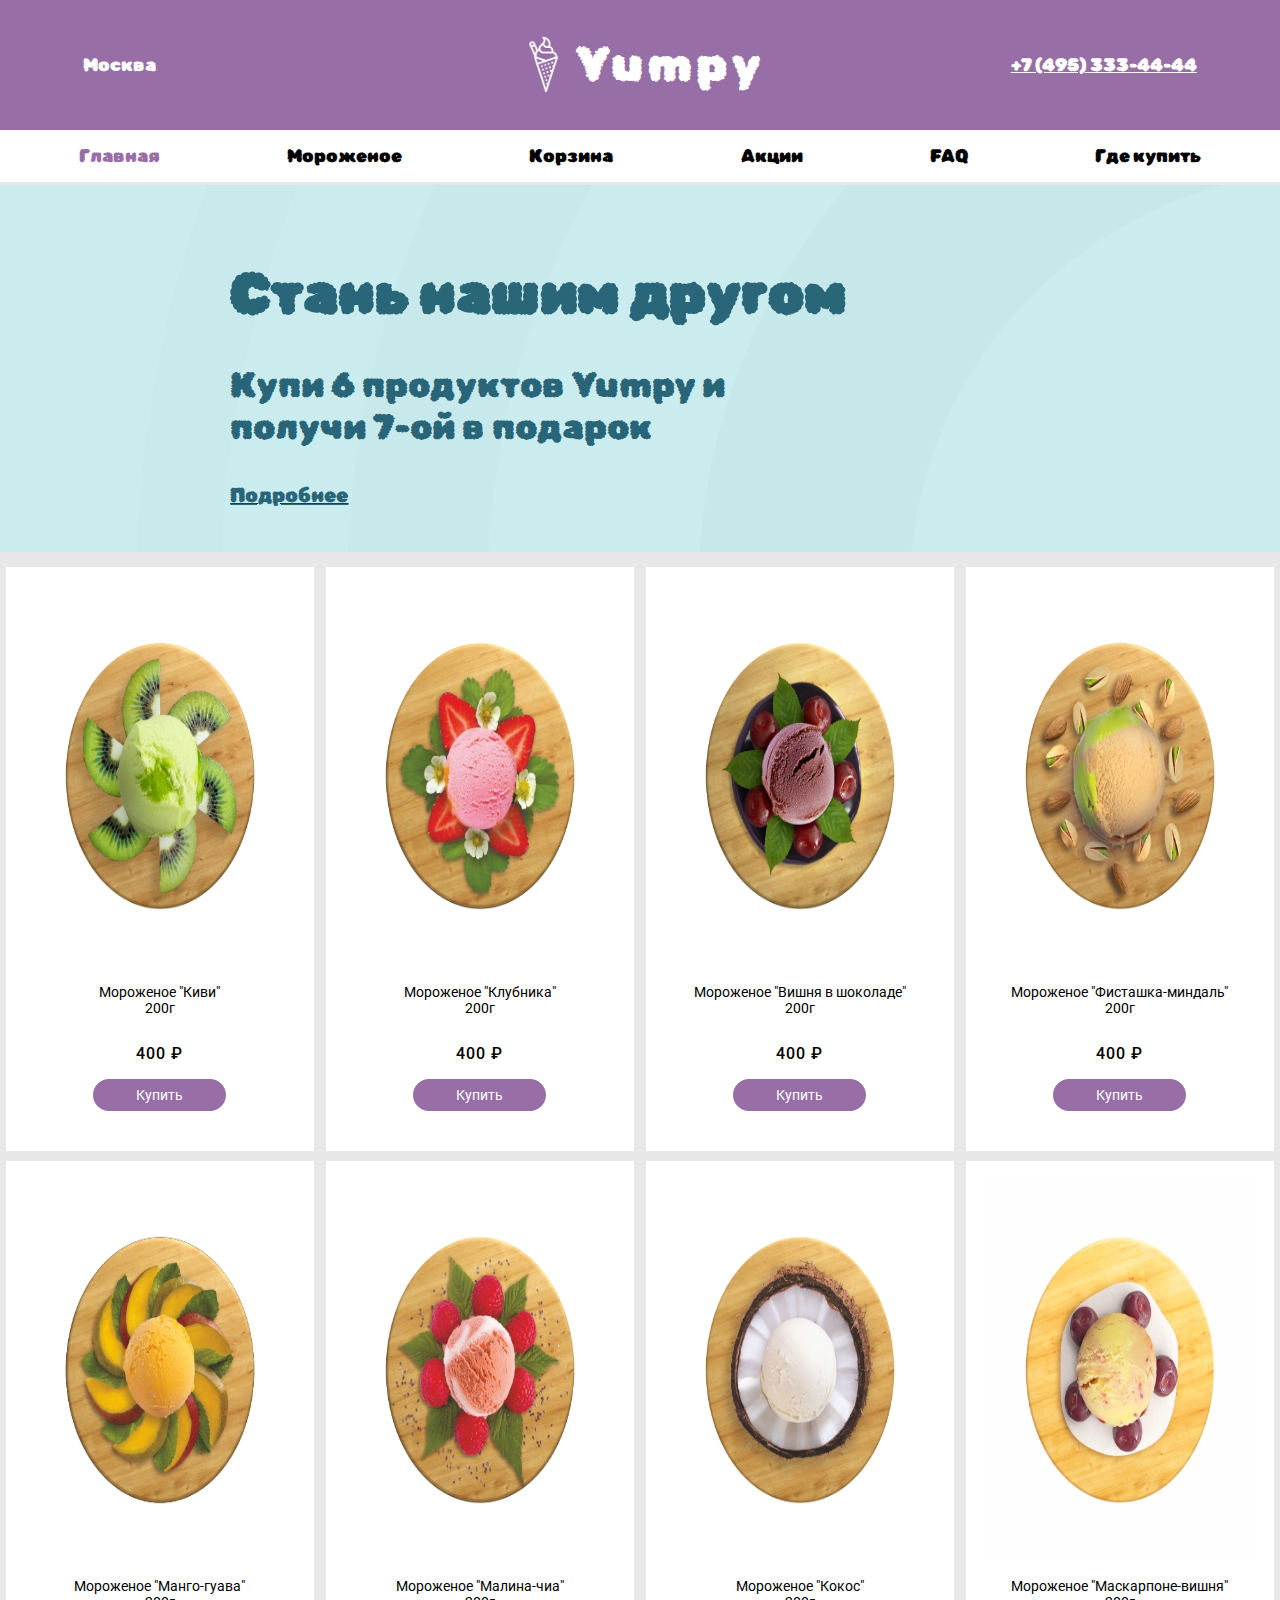
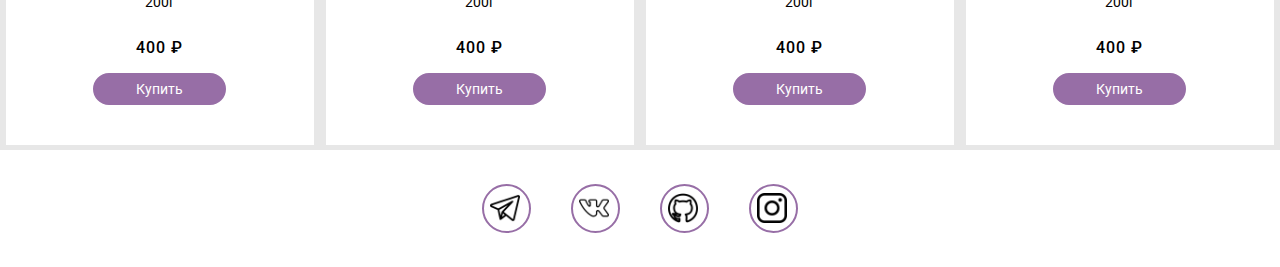
<file: index.html>
<!DOCTYPE html>
<html lang="en">

<head>
    <meta charset="UTF-8">
    <meta http-equiv="X-UA-Compatible" content="IE=edge">
    <meta name="viewport" content="width=device-width, initial-scale=1.0">
    <title>Yumpy</title>
    <link href="https://fonts.googleapis.com/css2?family=Roboto:wght@400;500;700&display=swap" rel="stylesheet">
    <link href="https://fonts.googleapis.com/css2?family=Rubik+Bubbles&display=swap" rel="stylesheet">
    <link rel="stylesheet" href="/css/main-page.css">
    <link rel="stylesheet" href="/css/footer.css">
    <link rel="icon" href="/Images/favicon.png">
</head>

<body>
    
    <input type="checkbox" id="check">
    <label for="check">
        <i class="open-menu" id="open-menu"></i>
        <i class="close-menu" id="close-menu"></i>
    </label>
    
    <div class="main-header">
        <header>
            <div class="city">
                Москва
            </div>
            <div class="logo">
                <img src="/Images/favicon.png" alt="" >
                <span>Yumpy</span>
            </div>
            <div class="phone">
                <a href="tel:+74953334444">+7 (495) 333-44-44</a>
            </div>
        </header>
        <div class="header">
            <a class="this-page" href="/index.html"><span>Главная</span></a>
            <a href="/site/Ice-cream/Ice-cream.html"><span>Мороженое</span></a>
            <a href="/site/Basket/Basket.html"><span>Корзина</span></a>
            <a href="/site/promo/promo.html"><span>Акции</span></a>
            <a href="/site/FAQ/FAQ.html"><span>FAQ</span></a>
            <a href="/site/Map/Map.html"><span>Где купить</span></a>
        </div>
    </div>

    <section>
        <div class = "container">
            <h1 class = "text">
                Стань нашим другом
            </h1>
            <p class = "text1">Купи 6 продуктов Yumpy и получи 7-ой в подарок</p>
            <a href="/site/promo/promo.html"><span class = "text2">Подробнее</span></a>
            <div class="banner">
                <img class="img01" src ="/Images/image01.png">
            </div>
        </div>
    </section>
    <section class="catalog">
        <div class="products">
            <div class="product">
                <div class="product-img">
                    <img src="/Images/ice-cream/kivi.jpg" alt="">
                </div>
                <p class="product-title">Мороженое "Киви"<br>200г</p>
                <p class="product-price">400 &#x20bd</p>
                
                <a href="#!" class="product-btn">Купить</a>
            </div>
            <div class="product">
                <div class="product-img">
                    <img src="/Images/ice-cream/klubnika.jpg" alt="">
                </div>
                <p class="product-title">Мороженое "Клубника"<br>200г</p>
                <p class="product-price">400 &#x20bd</p>
                <a href="#!" class="product-btn">Купить</a>
            </div>
            <div class="product">
                <div class="product-img">
                    <img src="/Images/ice-cream/vishnya_v_shokolade.jpg" alt="">
                </div>
                <p class="product-title">Мороженое "Вишня в шоколаде"<br>200г</p>
                <p class="product-price">400 &#x20bd</p>
                <a href="#!" class="product-btn">Купить</a>
            </div>
            <div class="product">
                <div class="product-img">
                    <img src="/Images/ice-cream/fistashka_mindal.jpg" alt="">
                </div>
                <p class="product-title">Мороженое "Фисташка-миндаль"<br>200г</p>
                <p class="product-price">400 &#x20bd</p>
                <a href="#!" class="product-btn">Купить</a>
            </div>
            <div class="product">
                <div class="product-img">
                    <img src="/Images/ice-cream/mango_guava.jpg" alt="">
                </div>
                <p class="product-title">Мороженое "Манго-гуава"<br>200г</p>
                <p class="product-price">400 &#x20bd</p>
                
                <a href="#!" class="product-btn">Купить</a>
            </div>
            <div class="product">
                <div class="product-img">
                    <img src="/Images/ice-cream/malina_chia.jpg" alt="">
                </div>
                <p class="product-title">Мороженое "Малина-чиа"<br>200г</p>
                <p class="product-price">400 &#x20bd</p>
                <a href="#!" class="product-btn">Купить</a>
            </div>
            <div class="product">
                <div class="product-img">
                    <img src="/Images/ice-cream/kokos.jpg" alt="">
                </div>
                <p class="product-title">Мороженое "Кокос"<br>200г</p>
                <p class="product-price">400 &#x20bd</p>
                <a href="#!" class="product-btn">Купить</a>
            </div>
            <div class="product">
                <div class="product-img">
                    <img src="/Images/ice-cream/markapone.jpg" alt="">
                </div>
                <p class="product-title">Мороженое "Маскарпоне-вишня"<br>200г</p>
                <p class="product-price">400 &#x20bd</p>
                <a href="#!" class="product-btn">Купить</a>
            </div>
        </div>
    </section>

    <!--------NOTIFICATIONS-------------->
    <div class=notifications></div>


    <footer>
        <div class="main-footer">
                <ul class="social">
                    <li class="social-item"><a class="social-link social-tg" href="https://t.me/@Llirik_xol" target="_blank"></a></li>
                    <li class="social-item"><a class="social-link social-vk" href="https://vk.com/llirik001" target="_blank"></a></li>
                    <li class="social-item"><a class="social-link social-gt" href="https://github.com/Kirill00049" target="_blank"></a></li>
                    <li class="social-item"><a class="social-link social-in" href="https://instagram.com/shapovalov_kirusha" target="_blank"></a></li>
                </ul>
        </div>
    </footer>
    <script src="/Scripts/main.js"></script>
</body>
</html>
</file>
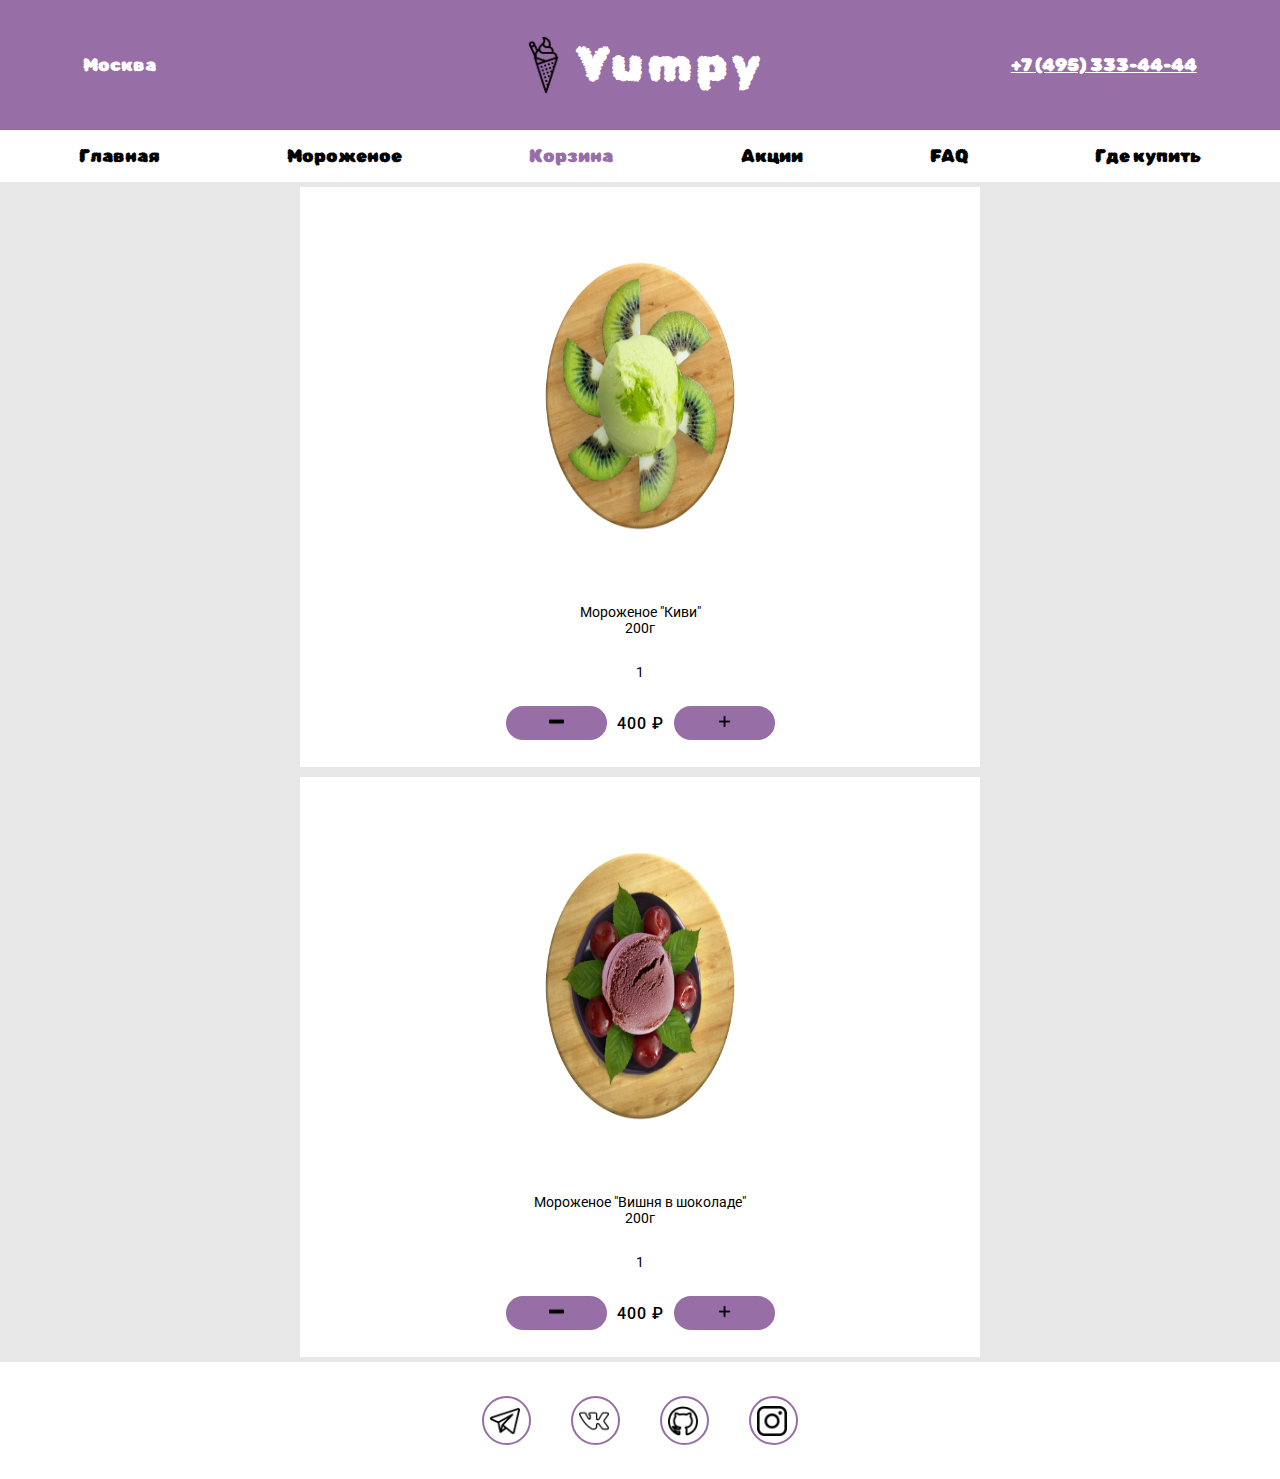
<file: site/Basket/Basket.html>
<!DOCTYPE html>
<html lang="en">

<head>
    <meta charset="UTF-8">
    <meta http-equiv="X-UA-Compatible" content="IE=edge">
    <meta name="viewport" content="width=device-width, initial-scale=1.0">
    <title>Yumpy</title>
    <link href="https://fonts.googleapis.com/css2?family=Roboto:wght@400;500;700&display=swap" rel="stylesheet">
    <link href="https://fonts.googleapis.com/css2?family=Rubik+Bubbles&display=swap" rel="stylesheet">
    <link rel="stylesheet" href="/css/basket.css">
    <link rel="stylesheet" href="/css/footer.css">
    <link rel="icon" href="/Images/main-icon.png">
</head>

<body>

    <input type="checkbox" id="check">
    <label for="check">
        <i class="open-menu" id="open-menu"></i>
        <i class="close-menu" id="close-menu"></i>
    </label>
    
    <div class="main-header">
        <header>
            <div class="city">
                Москва
            </div>
            <div class="logo">
                <img src="/Images/main-icon.png" alt="">
                <span>Yumpy</span>
            </div>
            <div class="phone">
                <a href="tel:+74953334444">+7 (495) 333-44-44</a>
            </div>
        </header>
        <div class="header">
            <a href="/index.html"><span>Главная</span></a>
            <a href="/site/Ice-cream/Ice-cream.html"><span>Мороженое</span></a>
            <a class="this-page" href="/site/Basket/Basket.html"><span>Корзина</span></a>
            <a href="/site/promo/promo.html"><span>Акции</span></a>
            <a href="/site/FAQ/FAQ.html"><span>FAQ</span></a>
            <a href="./map.html"><span>Где купить</span></a>
        </div>
    </div>

<section>
    <div class="chosen-items">
        <div class="product">
            <div class="product-img">
                <img src="/Images/ice-cream/kivi.jpg" alt=""> 
            </div>
            <p class="product-title">Мороженое "Киви"<br> 200г</p>
            <p class="quantity">1</p>
            <div class="regulate">
                <a class="less product-btn">
                    <img src="/Images/basket/minus.png" alt="">
                </a>
                <p class="price product-price">400 &#x20bd</p>
                <a class="more product-btn">
                    <img src="/Images/basket/plus.png" alt="">
                </a>
            </div>
        </div>
        <div class="product">
            <div class="product-img">
                <img src="/Images/ice-cream/vishnya_v_shokolade.jpg" alt="">
            </div>
            <p class="product-title">Мороженое "Вишня в шоколаде"<br> 200г</p>
            <p class="quantity">1</p>
            <div class="regulate">
                <a class="less product-btn">
                    <img src="/Images/basket/minus.png" alt="">
                </a>
                <p class="price product-price">400 &#x20bd</p>
                <a class="more product-btn">
                    <img src="/Images/basket/plus.png" alt="">
                </a>
            </div>
        </div>
    </div>
</section>


    <footer>
        <div class="main-footer">
            <div class="footer-top-icons">
                <ul class="social">
                    <li class="social-item"><a class="social-link social-tg" href="https://t.me/@Llirik_xol" target="_blank"></a></li>
                    <li class="social-item"><a class="social-link social-vk" href="https://vk.com/llirik001" target="_blank"></a></li>
                    <li class="social-item"><a class="social-link social-gt" href="https://github.com/Kirill00049" target="_blank"></a></li>
                    <li class="social-item"><a class="social-link social-in" href="https://instagram.com/shapovalov_kirusha" target="_blank"></a></li>
                </ul>
            </div>
        </div>
    </footer>
    <script src="/Scripts/basket.js"></script>
</body>

</html>
</file>
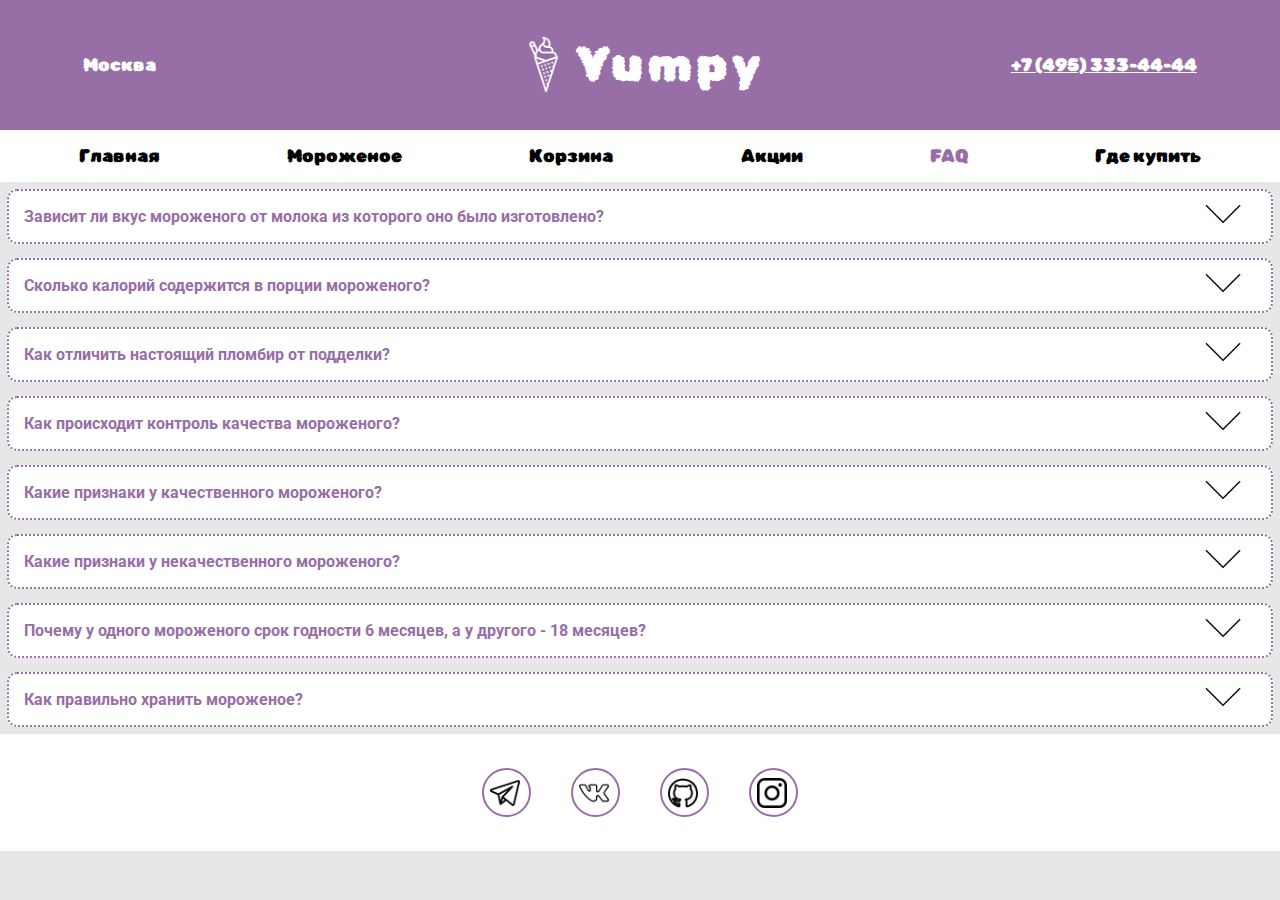
<file: site/FAQ/FAQ.html>
<!DOCTYPE html>
<html lang="en">

<head>
    <meta charset="UTF-8">
    <meta http-equiv="X-UA-Compatible" content="IE=edge">
    <meta name="viewport" content="width=device-width, initial-scale=1.0">
    <title>Yumpy</title>
    <link href="https://fonts.googleapis.com/css2?family=Roboto:wght@400;500;700&display=swap" rel="stylesheet">
    <link href="https://fonts.googleapis.com/css2?family=Rubik+Bubbles&display=swap" rel="stylesheet">
    <link rel="stylesheet" href="/css/FAQ.css">
    <link rel="stylesheet" href="/css/footer.css">
    <link rel="icon" href="/Images/favicon.png">
</head>

<body>

    <input type="checkbox" id="check">
    <label for="check">
        <i class="open-menu" id="open-menu"></i>
        <i class="close-menu" id="close-menu"></i>
    </label>
    
    <div class="main-header">
        <header>
            <div class="city">
                Москва
            </div>
            <div class="logo">
                <img src="/Images/favicon.png" alt="" >
                <span>Yumpy</span>
            </div>
            <div class="phone">
                <a href="tel:+74953334444">+7 (495) 333-44-44</a>
            </div>
        </header>
        <div class="header">
            <a href="/index.html"><span>Главная</span></a>
            <a href="/site/Ice-cream/Ice-cream.html"><span>Мороженое</span></a>
            <a href="/site/Basket/Basket.html"><span>Корзина</span></a>
            <a href="/site/promo/promo.html"><span>Акции</span></a>
            <a class="this-page" href="/site/FAQ/FAQ.html"><span>FAQ</span></a>
            <a href="/site/Map/Map.html"><span>Где купить</span></a>
            
        </div>
    </div>

    <div class="question-items">
        <div class="item">
            <input type="checkbox" class="check-faq" id="faq1">
            <label for="faq1">
                <i class="open-faq"></i>
                <i class="close-faq"></i>
            </label>
            <p class="question">Зависит ли вкус мороженого от молока из которого оно было изготовлено?</p>
            <p class="answer">Вкус мороженого зависит от используемого сырья и рецептуры. Вкус молока - один из основных
                показателей вкуса мороженого без вкусовых добавок. Свежее молоко без постороннего привкуса и запаха,
                белого или чуть кремового цвета (зависит от жирности) при текущей закладке больше 60% несет в рецептуре
                основной вкусовой профиль мороженому.</p>
        </div>
        <div class="item">
            <input type="checkbox" class="check-faq" id="faq2">
            <label for="faq2">
                <i class="open-faq"></i>
                <i class="close-faq"></i>
            </label>
            <p class="question">Сколько калорий содержится в порции мороженого?</p>
            <p class="answer">Количество калорий зависит от вида мороженого, информацию о питательной ценности вы можете
                найти на упаковке.</p>
        </div>
        <div class="item">
            <input type="checkbox" class="check-faq" id="faq3">
            <label for="faq3">
                <i class="open-faq"></i>
                <i class="close-faq"></i>
            </label>
            <p class="question">Как отличить настоящий пломбир от подделки?</p>
            <p class="answer">Самый простой способ - по составу. В настоящем пломбире не должно быть растительных жиров.
                Если производитель фальсифицирует продукт умышленно, фальсификацию можно определить только в
                лаборатории, при помощи специальных анализов.</p>
        </div>
        <div class="item">
            <input type="checkbox" class="check-faq" id="faq4">
            <label for="faq4">
                <i class="open-faq"></i>
                <i class="close-faq"></i>
            </label>
            <p class="question">Как происходит контроль качества мороженого?</p>
            <p class="answer">Отдел контроля качества фабрики мороженого несет ответственность за размещение
                высококачественного продукта на рынке. Данная процедура включает в себя несколько этапов: процедуру
                контроля сырья и упаковочных материалов, а также процедуру контроля полуфабрикатов и готовой продукции.
                Определение органолептических, физико-химический и микробиологических свойств сырья, полуфабрикатов и
                готовой продукции.</p>
        </div>
        <div class="item">
            <input type="checkbox" class="check-faq" id="faq5">
            <label for="faq5">
                <i class="open-faq"></i>
                <i class="close-faq"></i>
            </label>
            <p class="question">Какие признаки у качественного мороженого?</p>
            <p class="answer">Признаки качества мороженого - отсутствие пороков: льдистости, песчанистости, снежистости,
                постороннего вкуса и запаха.</p>
        </div>
        <div class="item">
            <input type="checkbox" class="check-faq" id="faq6">
            <label for="faq6">
                <i class="open-faq"></i>
                <i class="close-faq"></i>
            </label>
            <p class="question">Какие признаки у некачественного мороженого?</p>
            <p class="answer">Признаками некачественного мороженого являются потеря внешнего вида, изменение аромата,
                цвета или запаха, приобретение пороков консистенции в результате длительного хранения или несоблюдения
                технологии производства, усадка, плохое качество рожка, вафли и др.</p>
        </div>
        <div class="item">
            <input type="checkbox" class="check-faq" id="faq7">
            <label for="faq7">
                <i class="open-faq"></i>
                <i class="close-faq"></i>
            </label>
            <p class="question">Почему у одного мороженого срок годности 6 месяцев, а у другого - 18 месяцев?</p>
            <p class="answer">Срок годности зависит от технологии производства, качества сырья, уровня безопасности всех
                производственных процессов, состава и архитектуры рецептуры. Сроки годности конкретного продукта
                подтверждаются производителем в органах «Роспотребнадзора» по специальной государственной методике в
                течении всего срока годности. Как результат выдается подтверждающее этот срок годности заключение.</p>
        </div>
        <div class="item">
            <input type="checkbox" class="check-faq" id="faq8">
            <label for="faq8">
                <i class="open-faq"></i>
                <i class="close-faq"></i>
            </label>
            <p class="question">Как правильно хранить мороженое?</p>
            <p class="answer">Указания по хранению продукта есть на упаковке мороженого, рекомендуем придерживаться
                данных температурных норм. Согласно ГОСТ Р 31457-2012 "Мороженое молочное, сливочное и пломбир.
                Технические условия." мороженое необходимо хранить в морозильной камере, при температуре -18 градусов
                Цельсия. Мороженое необходимо хранить отдельно от продуктов с резким запахом (рыба, морепродукты), не
                допускать промежуточных дефростатиций (тепловой шок), соблюдать сроки годности и условия хранения.<br>
                При условиях нахождения продукта при температуре окружающего воздуха длительное время (дольше 20 мин)
                происходит таяние мороженого, повторное замораживание влечет собой образование дефектов вкуса и
                текстуры. Необходимо максимально сократить время нахождения продукта в условиях окружающего воздуха, в
                жаркое время года рекомендуется употребить мороженое сразу после его приобретения.</p>
        </div>
    </div>

    <footer>
        <div class="main-footer">
            <div class="footer-top-icons">  
                <ul class="social">
                    <li class="social-item"><a class="social-link social-tg" href="https://t.me/@Llirik_xol" target="_blank"></a></li>
                    <li class="social-item"><a class="social-link social-vk" href="https://vk.com/llirik001" target="_blank"></a></li>
                    <li class="social-item"><a class="social-link social-gt" href="https://github.com/Kirill00049" target="_blank"></a></li>
                    <li class="social-item"><a class="social-link social-in" href="https://instagram.com/shapovalov_kirusha" target="_blank"></a></li>
                </ul>
            </div>
        </div>
    </footer>
</body>

</html>
</file>
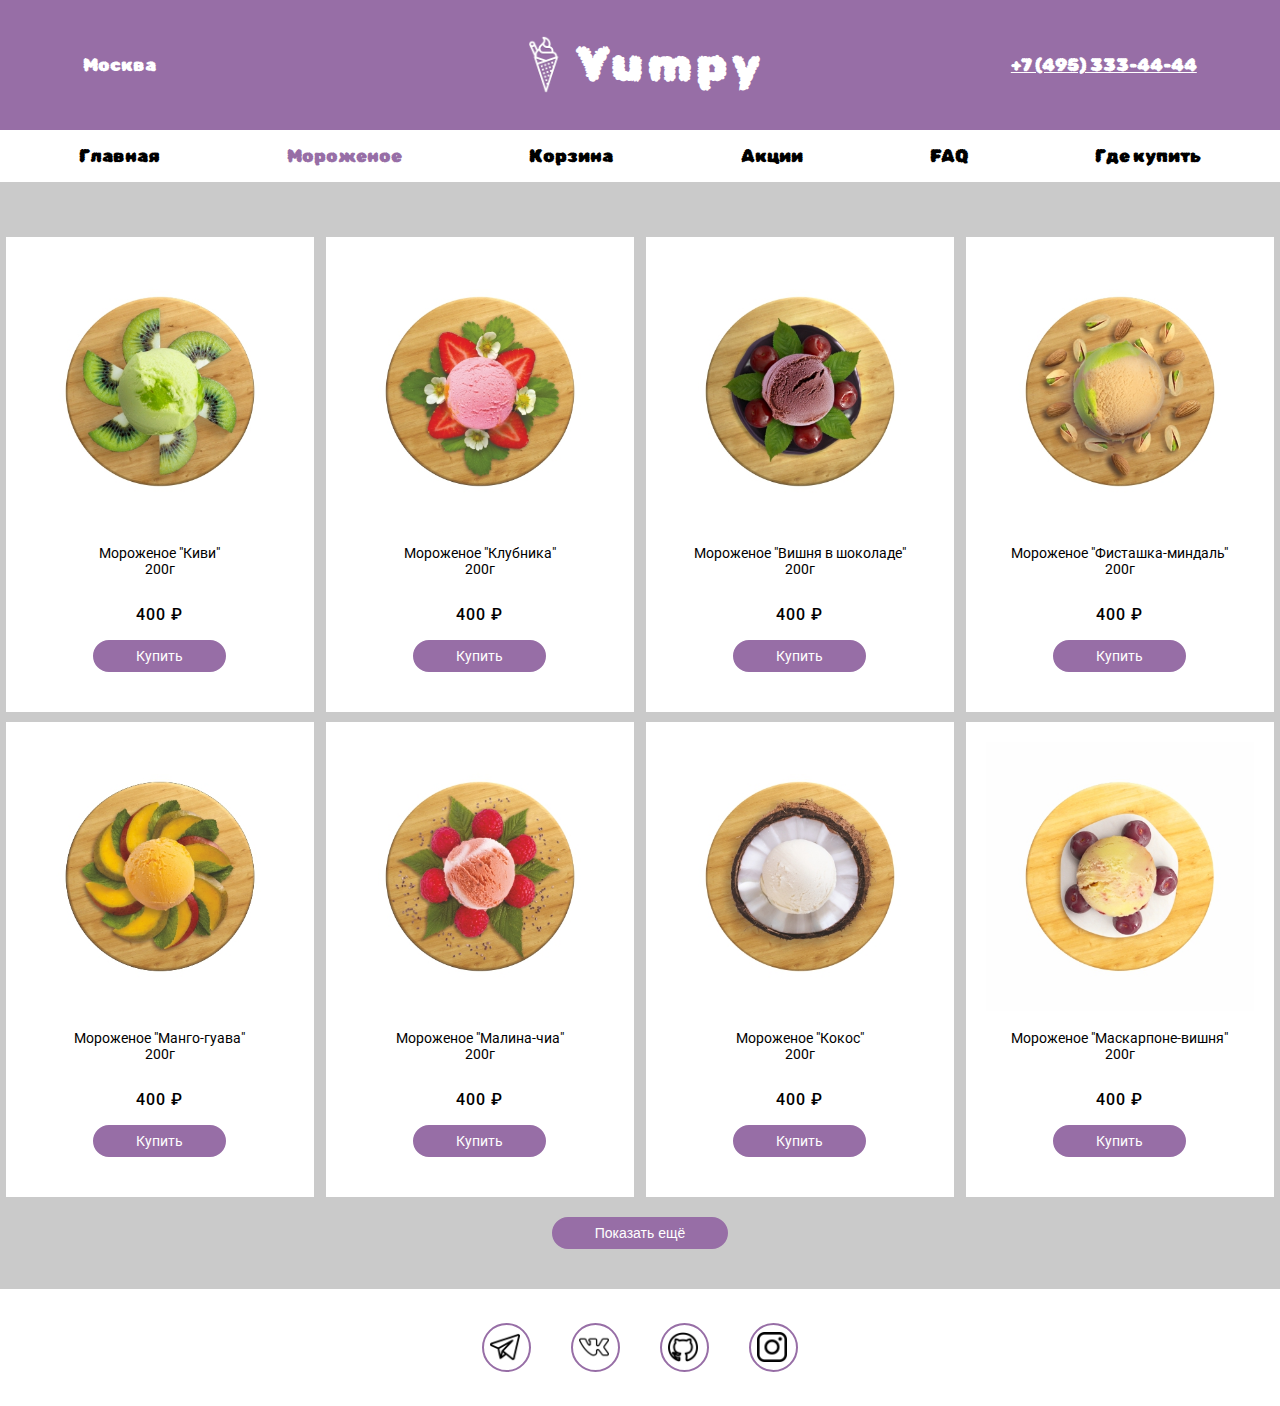
<file: site/Ice-cream/Ice-cream.html>
<!DOCTYPE html>
<html lang="en">

<head>
    <meta charset="UTF-8">
    <meta http-equiv="X-UA-Compatible" content="IE=edge">
    <meta name="viewport" content="width=device-width, initial-scale=1.0">
    <title>Yumpy</title>
    <link href="https://fonts.googleapis.com/css2?family=Roboto:wght@400;500;700&display=swap" rel="stylesheet">
    <link href="https://fonts.googleapis.com/css2?family=Rubik+Bubbles&display=swap" rel="stylesheet">
    <link rel="stylesheet" href="/css/ice-cream.css">
    <link rel="stylesheet" href="/css/footer.css">
    <link rel="icon" href="/Images/favicon.png">
</head>

<body>
    <input type="checkbox" id="check">
    <label for="check">
        <i class="open-menu" id="open-menu"></i>
        <i class="close-menu" id="close-menu"></i>
    </label>

    <div class="main-header">
        <header>
            <div class="city">
                Москва
            </div>
            <div class="logo">
                <img src="/Images/favicon.png" alt="">
                <span>Yumpy</span>
            </div>
            <div class="phone">
                <a href="tel:+74953334444">+7 (495) 333-44-44</a>
            </div>
        </header>
        <div class="header">
            <a href="/index.html"><span>Главная</span></a>
            <a class="this-page" href="/site/Ice-cream/Ice-cream.html"><span>Мороженое</span></a">
            <a href="/site/Basket/Basket.html"><span>Корзина</span></a>
            <a href="/site/promo/promo.html"><span>Акции</span></a>
            <a href="/site/FAQ/FAQ.html"><span>FAQ</span></a>
            <a href="/site/Map/Map.html"><span>Где купить</span></a>

        </div>
    </div>

    <section class="catalog">
        <div class="products">
            <div class="product">
                <div class="product-img">
                    <img src="/Images/ice-cream/kivi.jpg" alt="">
                </div>
                <p class="product-title">Мороженое "Киви"<br>200г</p>
                <p class="product-price">400 &#x20bd</p>
                
                <a href="#!" class="product-btn">Купить</a>
            </div>
            <div class="product">
                <div class="product-img">
                    <img src="/Images/ice-cream/klubnika.jpg" alt="">
                </div>
                <p class="product-title">Мороженое "Клубника"<br>200г</p>
                <p class="product-price">400 &#x20bd</p>
                <a href="#!" class="product-btn">Купить</a>
            </div>
            <div class="product">
                <div class="product-img">
                    <img src="/Images/ice-cream/vishnya_v_shokolade.jpg" alt="">
                </div>
                <p class="product-title">Мороженое "Вишня в шоколаде"<br>200г</p>
                <p class="product-price">400 &#x20bd</p>
                <a href="#!" class="product-btn">Купить</a>
            </div>
            <div class="product">
                <div class="product-img">
                    <img src="/Images/ice-cream/fistashka_mindal.jpg" alt="">
                </div>
                <p class="product-title">Мороженое "Фисташка-миндаль"<br>200г</p>
                <p class="product-price">400 &#x20bd</p>
                <a href="#!" class="product-btn">Купить</a>
            </div>
            <div class="product">
                <div class="product-img">
                    <img src="/Images/ice-cream/mango_guava.jpg" alt="">
                </div>
                <p class="product-title">Мороженое "Манго-гуава"<br>200г</p>
                <p class="product-price">400 &#x20bd</p>
                
                <a href="#!" class="product-btn">Купить</a>
            </div>
            <div class="product">
                <div class="product-img">
                    <img src="/Images/ice-cream/malina_chia.jpg" alt="">
                </div>
                <p class="product-title">Мороженое "Малина-чиа"<br>200г</p>
                <p class="product-price">400 &#x20bd</p>
                <a href="#!" class="product-btn">Купить</a>
            </div>
            <div class="product">
                <div class="product-img">
                    <img src="/Images/ice-cream/kokos.jpg" alt="">
                </div>
                <p class="product-title">Мороженое "Кокос"<br>200г</p>
                <p class="product-price">400 &#x20bd</p>
                <a href="#!" class="product-btn">Купить</a>
            </div>
            <div class="product">
                <div class="product-img">
                    <img src="/Images/ice-cream/markapone.jpg" alt="">
                </div>
                <p class="product-title">Мороженое "Маскарпоне-вишня"<br>200г</p>
                <p class="product-price">400 &#x20bd</p>
                <a href="#!" class="product-btn">Купить</a>
            </div>

        </div>
    </section>
    <div class="btn-center" id="div-more-products">
        <button id="btn-more-products" class="more-product-btn">Показать ещё</button>
    </div>

    <!--------NOTIFICATIONS-------------->
    <div class=notifications></div>

    <footer>
        <div class="main-footer">
            <div class="footer-top-icons">
                <ul class="social">
                    <li class="social-item"><a class="social-link social-tg" href="https://t.me/@Llirik_xol" target="_blank"></a></li>
                    <li class="social-item"><a class="social-link social-vk" href="https://vk.com/llirik001" target="_blank"></a></li>
                    <li class="social-item"><a class="social-link social-gt" href="https://github.com/Kirill00049" target="_blank"></a></li>
                    <li class="social-item"><a class="social-link social-in" href="https://instagram.com/shapovalov_kirusha" target="_blank"></a></li>
                </ul>
            </div>

        </div>
    </footer>
    <script src="/Scripts/ice-cream.js"></script>
</body>

</html>
</file>
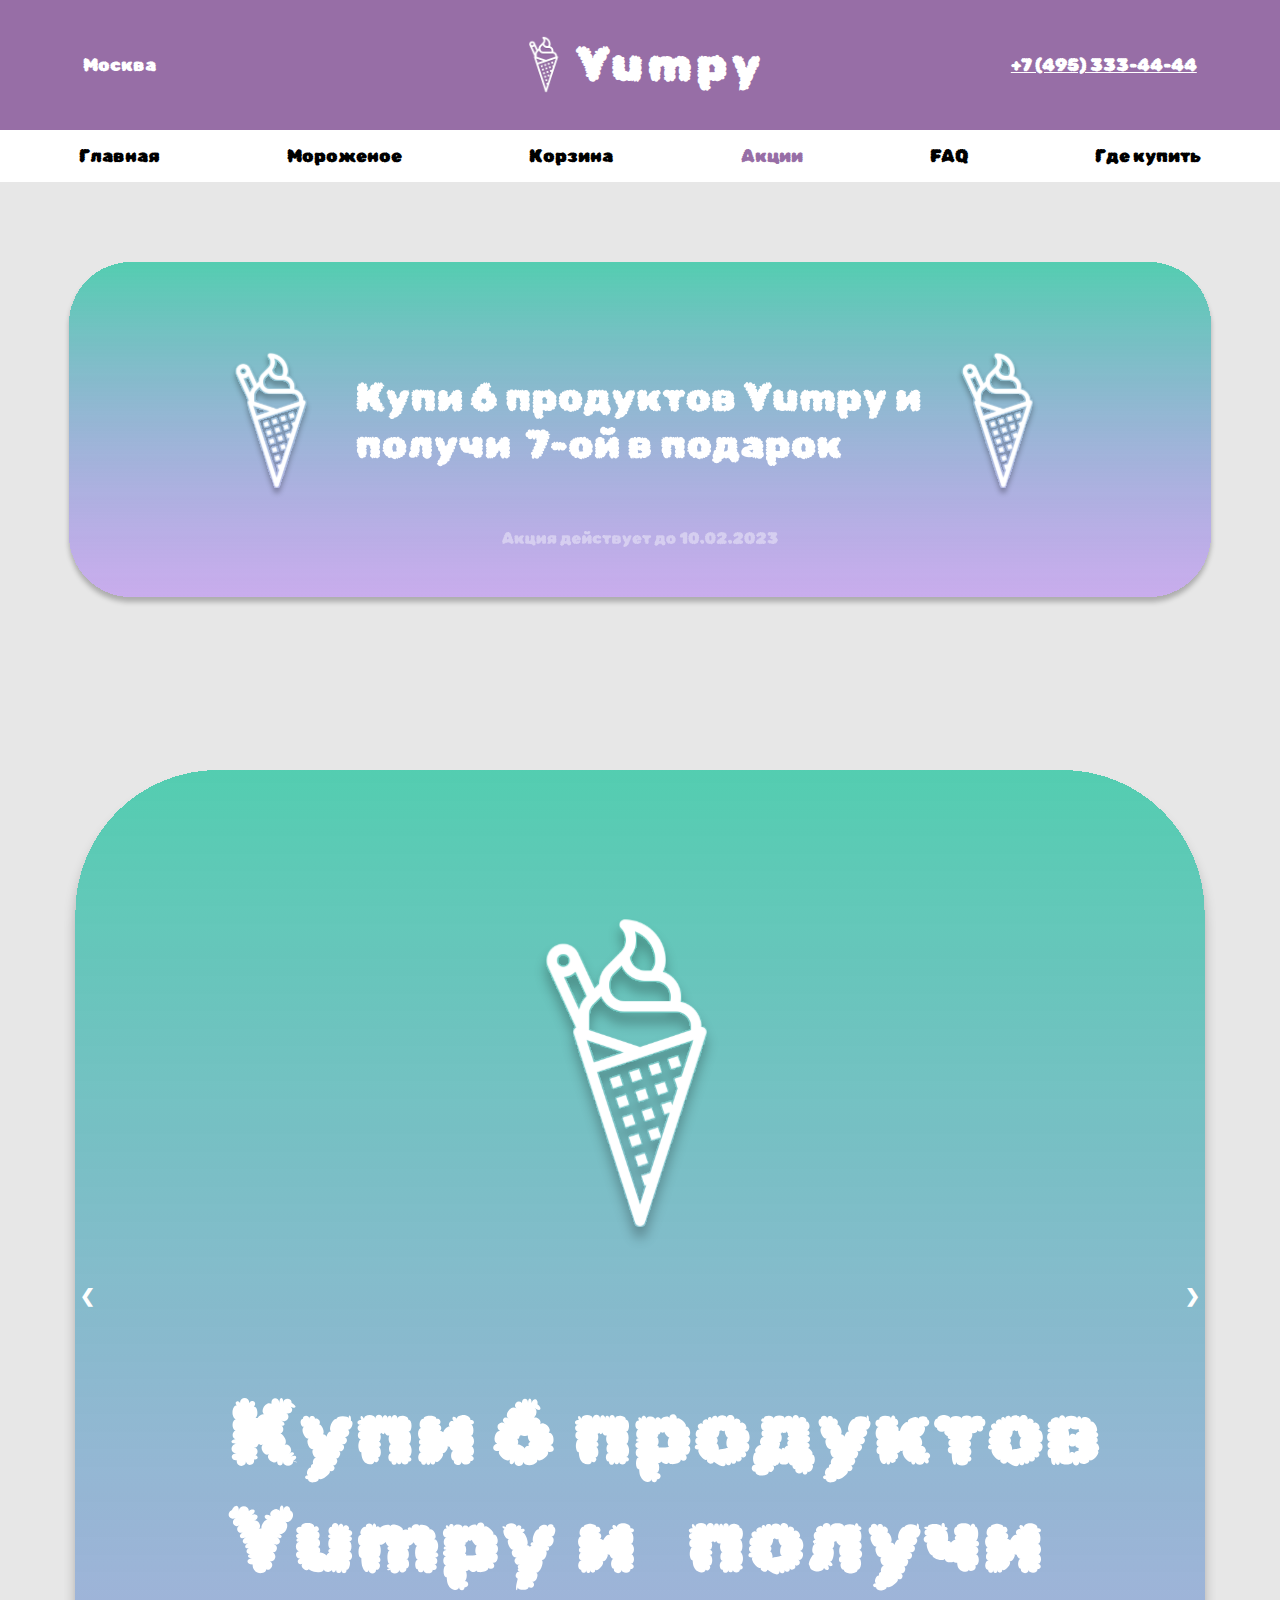
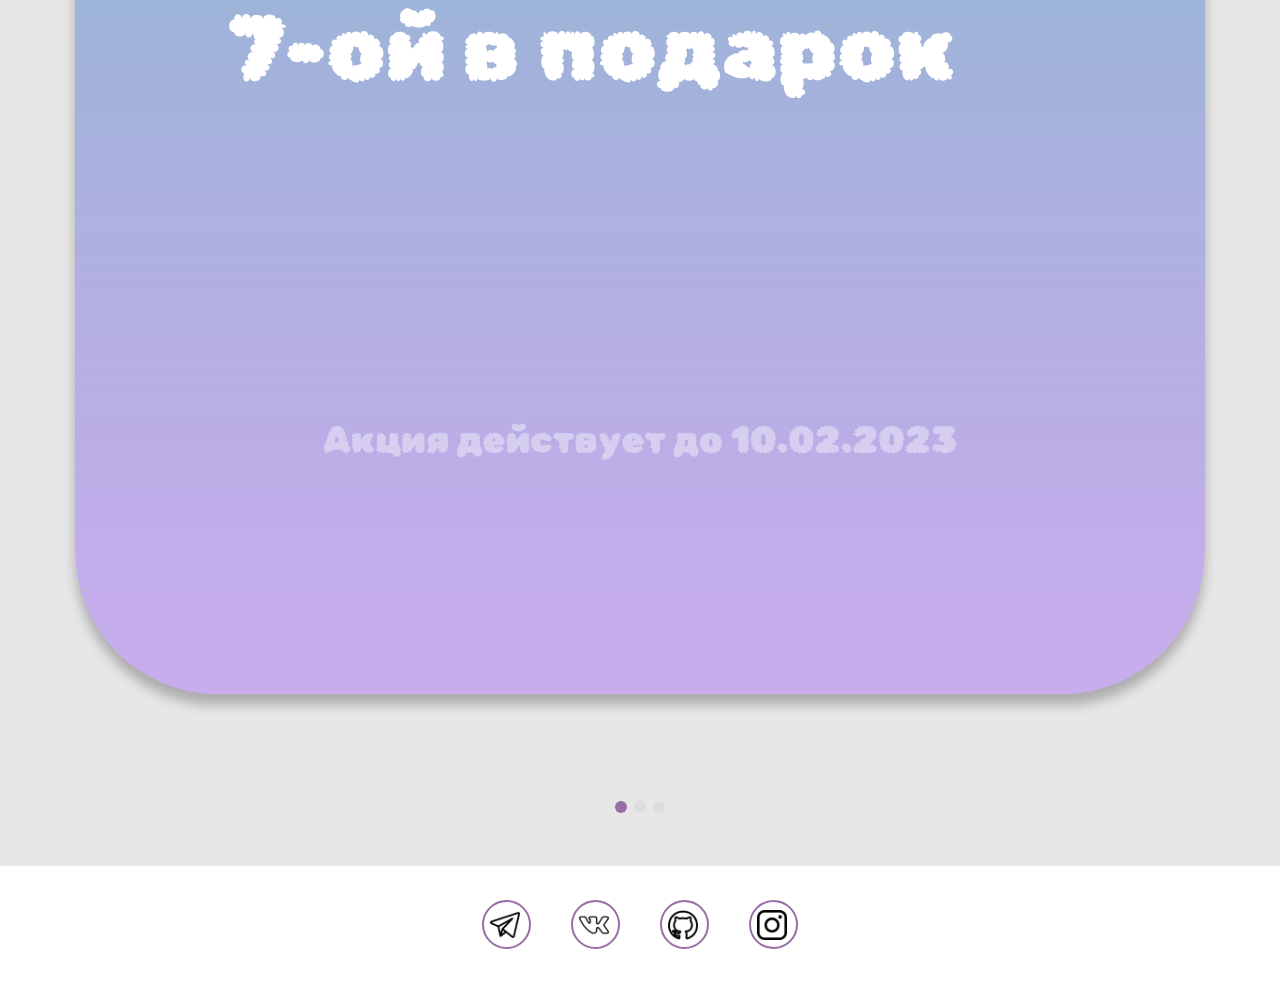
<file: site/promo/promo.html>
<!DOCTYPE html>
<html lang="en">

<head>
    <meta charset="UTF-8">
    <meta http-equiv="X-UA-Compatible" content="IE=edge">
    <meta name="viewport" content="width=device-width, initial-scale=1.0">
    <title>Yumpy</title>
    <link href="https://fonts.googleapis.com/css2?family=Roboto:wght@400;500;700&display=swap" rel="stylesheet">
    <link href="https://fonts.googleapis.com/css2?family=Rubik+Bubbles&display=swap" rel="stylesheet">
    <link rel="stylesheet" href="/css/promo.css"> 
    <link rel="stylesheet" href="/css/footer.css">
    <link rel="icon" href="/Images/favicon.png">
</head>

<body>

    <input type="checkbox" id="check">
    <label for="check">
        <i class="open-menu" id="open-menu"></i>
        <i class="close-menu" id="close-menu"></i>
    </label>
    
    <div class="main-header">
        <header>
            <div class="city">
                Москва
            </div>
            <div class="logo">
                <img src="/Images/favicon.png" alt="">
                <span>Yumpy</span>
            </div>
            <div class="phone">
                <a href="tel:+74953334444">+7 (495) 333-44-44</a>
            </div>
        </header>
        <div class="header">
            <a href="/index.html"><span>Главная</span></a>
            <a href="/site/Ice-cream/Ice-cream.html"><span>Мороженое</span></a>
            <a href="/site/Basket/Basket.html"><span>Корзина</span></a>
            <a class="this-page" href="/site/promo/promo.html"><span>Акции</span></a>
            <a href="/site/FAQ/FAQ.html"><span>FAQ</span></a>
            <a href="./map.html"><span>Где купить</span></a>
            
        </div>
    </div>

    <div class="slider">
        <div class="item">
            <img src="/Images/banner1.svg" alt = "Первый слайд">
            <img class="image300" src="/Images/banner1.1.svg" alt = "Первый слайд">
        </div>

        <div class="item">
            <img src="/Images/banner2.svg" alt="Второй слайд">
            <img class="image300" src="/Images/banner2.1.svg" alt = "Второй слайд">
        </div>

        <div class="item">
            <img src="/Images/banner3.svg" alt="Третий слайд">
            <img class="image300" src="/Images/banner3.1.svg" alt = "Третий слайд">
        </div>

        <a class="prev" onclick="minusSlide()">&#10094;</a>
        <a class="next" onclick="plusSlide()">&#10095;</a>
    </div>

    <div class="slider-dots">
        <span class="slider-dots_item" onclick="currentSlide(1)"></span>
        <span class="slider-dots_item" onclick="currentSlide(2)"></span>
        <span class="slider-dots_item" onclick="currentSlide(3)"></span>
    </div>

    <footer>
        <div class="main-footer">
            <div class="footer-top-icons">
                <ul class="social">
                    <li class="social-item"><a class="social-link social-tg" href="https://t.me/@Llirik_xol" target="_blank"></a></li>
                    <li class="social-item"><a class="social-link social-vk" href="https://vk.com/llirik001" target="_blank"></a></li>
                    <li class="social-item"><a class="social-link social-gt" href="https://github.com/Kirill00049" target="_blank"></a></li>
                    <li class="social-item"><a class="social-link social-in" href="https://instagram.com/shapovalov_kirusha" target="_blank"></a></li>
                </ul>
            </div>
        </div>
    </footer>
    <script src="/Scripts/promo.js"></script>
</body>

</html>
</file>
<file: css/main-page.css>
#check{
    display: none;
}

.logo{
    display: flex;
    color: #fff;
    font-size: 48px;
    font-weight: 700px;
    align-items: center;
    letter-spacing: 4px;
}

.logo img{
    display: block;
    width: 60px;
    height: 60px;
    margin-right: 0;
}

.header{
    display: flex;
    font-family: 'Rubik Bubbles', cursive;
    justify-content: space-around;
    background-color: #fff;
    padding: 15px;
    font-size: 18px;
}

.header a{
    text-decoration: none;
    color: black;/*цвет ссылок*/

}

.city{
    min-width: 188.55px;
}

.header a:hover{
    color: #976ea6;
}

.this-page span{
    color:#976ea6;
    font-weight: 500;
}

header{
    font-family: 'Rubik Bubbles', cursive;
    padding-left: 6.5%;
    padding-right: 6.5%;
    padding-top: 30px;
    padding-bottom: 30px;
    display: flex;
    justify-content: space-between;
    font-size: 18px;
    color: white;
    line-height: 70px;
    background: #976ea6;
    user-select: none;
}

.phone a{
    color:#fff;
}

#open-menu{
    width: 25px;
    height: 25px;
    background-image: url(/Images/menu.png);
    background-position: center center;
    background-size:40px;
    background-repeat: no-repeat;
}

#close-menu{
    width: 25px;
    height: 25px;
    background-image: url(/Images/close.png);
    background-position: center center;
    background-size:40px;
    background-repeat: no-repeat;
}

body{
    /* подключаем шрифты, которые в основном будут использоваться */
    font-family: 'Roboto', sans-serif;
    background-color: rgb(231 231 231);
    font-size: 14px;
    margin: 0;
}

.img01{
    position: absolute;
    height: 92.5%;
    top: calc(10% - 10px);
    right: 5%;
}

.text{
    max-width: 700px;
    outline: none !important;
    color: rgba(11, 77, 99, 0.845);
    font-size: 56px;
    font-family: 'Rubik Bubbles', cursive;
}

.container{
    margin-top: 3px;
    position: relative;
    background-image: url("/Images/franchise_bg.jpg");
    padding: 3%;
    padding-left: 18%;
}

.text1{
    max-width: 520px;
    outline: none !important;
    color: rgb(11, 77, 99, 0.845);
    left: 18%; 
    font-size: 35px;
    font-family: 'Rubik Bubbles', cursive;
}

.text2{
    max-width: 420px;   
    outline: none !important;
    color: rgb(11, 77, 99, 0.845);
    left: 18%; 
    font-size: 20px;
    
    font-family: 'Rubik Bubbles', cursive;
    text-decoration-line: underline;
}

.banner{    
    width: 100%;
    margin: 3px 0;
    overflow: hidden;
}

.title{
    font-size: 48px;
    font-weight: 700px;
}

.btn{
    color: white;
    text-decoration: none;
    border-radius: 20px;
    background-color: transparent;
    border: 2px solid white;
    padding: 10px 15px;/*добавим воздуха*/
    transition: 0.2s ease;    
}

.btn:hover{
    color:#976ea6;
    background-color: white;
}

.main-footer{
    justify-content: space-around;
    align-items: center;
    width: 100%;
    display: flex;
    background-color: white; 
}

.banner-info{
    display: flex;
    justify-content: space-between;
}

.catalog{
    padding-top: 10px;
}

.products{
    display: flex;
    justify-content: space-around;
    flex-wrap: wrap;
}

.product{
    min-width: 240px;
    display: flex;
    flex-direction: column;
    align-items: center;
    background-color: #fff;
    margin:5px;
    padding: 15px;
}

.product-title{
    text-align: center;
    display: flex;
    font-size: 14px;
}

.product-img img{   
    display: block;
    width:21vw; 
    height: 42vh;
    padding: 5px;
    margin: 0 auto; /*картинка по центру*/
    
}

.product-price{
font-size: 16px;
font-weight: 500;
margin-top: 14px;
letter-spacing: 1px;
}

.product-btn{
    font-size:14px;
    border-radius: 30px;
    background-color: #976ea6;
    border: 2px solid #976ea6;
    color: #fff;
    padding: 6px 41px;
    /* margin-left: 36px; */
    text-decoration: none;
    transition: 0.2s ease;
    cursor: pointer;
    margin-bottom: 25px;
}
.product-btn:hover{
    background-color: #fff;
    color: #976ea6;
}


@media(max-width : 1350px){
    .banner{    
        visibility: hidden;
    }
}

@media(max-width : 700px){
    .img01{
        position: fixed;
        opacity: 0;
        top: calc(10% - 10px);
        right: 5%;
    }
    label{
        visibility: visible;
    }
    .header{
        padding: 0;
        flex-direction: column;
        position: fixed;
        z-index: 1;
        top:0;
        width: 250px;
        left: -250px;
        height: 100%;
        background: #976ea6;
        color: black;
        transition:  .5s ease;
    }

    .this-page span{
        font-weight:bold;
        font-size: 18px;
        color: white;
    }

    .header a{
        padding-top: 25px;
        display: block;
        height: 65px;
        width: 100%;
        color: white;
        transition: all .5s ease;
    }

    .header a span{
        margin: 20px;
    }

    .header a:hover{
        color: #976ea6;
        background-color: #fff;
    }

    .main-header{
        width: 100%;
    }

    header{
        justify-content: center;
        margin: 0;
    }

    #check{
        display: none;
    }

    label #open-menu,label #close-menu{
        position: fixed;
        z-index: 1;
        cursor: pointer;
        color: white;
        padding: 5px;
        height: 45px;
        width: 45px;
        text-align: center;
        line-height: 45px;
        transition: all .5s ease;
    }

    label #close-menu{
        opacity: 0;
        visibility: hidden;
    }

    #check:checked ~ .main-header .header{
        left: 0;
    }

    #check:checked ~ label #open-menu{
        margin-left: 270px;
        opacity: 0;
        visibility: hidden;
    }

    #check:checked ~ label #close-menu{
        margin-left: 255px;
        opacity: 1;
        visibility: visible;
    }

    .product-img img{
        width:20vw;
        height:20vw;
    } 

    .city, .phone{
        display: none;
    }

    .catalog{
        padding-top: 20px!important;
    }

    .product-title{
        max-width: 20vw;
    }

    .product{
        width: 45vw;
        padding: 5px!important;
    }

    .product-btn{
        padding:0 5px!important;
    }

    .product-price{
        display: none;
    }

    .product-title{
        font-size: 14px!important;
    }
}

@media (max-width : 500px) {
    .header{
        padding: 0;
        flex-direction: column;
        position: fixed;
        z-index: 1;
        top:0;
        width: 150px;
        left: -250px;
        height: 100%;
        background: #976ea6;
        color: black;
        transition:  .5s ease;
    }

    #check:checked ~ label #open-menu{
        margin-left: 170px;
        opacity: 0;
        visibility: hidden;
    }

    #check:checked ~ label #close-menu{
        margin-left: 155px;
        opacity: 1;
        visibility: visible;
    }
}

@media(max-width : 800px) {
    .catalog{
        padding-top: 20px!important;
    }
}

/* ------NOTIFICATIONS------------ */
.notifications{
    position: fixed;
    bottom: 0;
    right: 0;

}

.notification{
    display: flex;
    justify-content: center;
    align-items: center;
    width: max-content;
    
    font-size:14px;
    border-radius: 30px;
    background-color: #976ea6;
    border: 2px solid #976ea6;
    color: #fff;
    padding: 6px 15px;
    text-decoration: none;
    transition: 0.2s ease;
    
    margin-bottom: 25px;
    transition: all 3s;
}

.close-notification{
    cursor: pointer;
    margin-left:  25px;
}

.close-notification img{
    width: 20px;

}

.notifications{
    display: flex;
    flex-direction: column;
}
</file>
<file: css/footer.css>
@media(max-width : 700px){
    .main-footer{
    flex-direction: column;
    }
}
footer{
    display: flex;
}
.footer-top-icons{
    display: flex;
    align-items: center;
    justify-content: space-between;
    padding: 42 0px;
}

.footer-info span{
    font-size: 16px;
    margin-left: 36px;
}
.footer-info span:first-child{
    font-size: 14px;
}
.footer-info button{
    font-size: 14px;
    border-radius: 20px;
    background-color: transparent;
    border: 2px solid #976ea6;
    padding: 10px 25px;
    margin-left: 36px;
    transition: 0.2s ease;
    cursor: pointer;
}
.footer-info button:hover{
    background-color: #976ea6;
    color: white;
}
.social{
    display: flex;
    justify-content: space-between;
    align-items: center;
    list-style-type: none;
    padding-left: 0;
}

.social-item{
    margin: 20px; 
}

.social-link{
    border:2px solid #976ea6;
    border-radius: 100%;
    display: block;
    width: 45px;
    height: 45px;
    background-repeat: no-repeat;
}
.social-tg{
    background-image: url(/Images/telegram.png);
    background-size: 30px;
    background-position: 6px center;
}
.social-vk{
    background-image: url(/Images/vk.png);
    background-position: 6px center;
    background-size: 30px;
}
.social-gt{
    background-image: url(/Images/github.png);
    background-position: 6px center;
    background-size: 30px;
}
.social-in{
    background-image: url(/Images/instagram.png);
    background-position: 6px center;
    background-size: 30px;
}

.social-item a:hover{
        background-color: #976ea6;
}
</file>
<file: css/basket.css>
#check{
    display: none;
}

.logo{
    display: flex;
    color: #fff;
    font-size: 48px;
    font-weight: 700px;
    align-items: center;
    letter-spacing: 4px;
}
.logo img{
    display: block;
    width: 60px;
    height: 60px;
    margin-right: 0;
}
.header{
    display: flex;
    font-family: 'Rubik Bubbles', cursive;
    justify-content: space-around;
    background-color: #fff;
    padding: 15px;
    font-size: 18px;
}

.city{
    min-width: 188.55px;
}

.header a{
    text-decoration: none;
    color: black;/*цвет ссылок*/

}
.header a:hover{
    color: #976ea6;
}
.this-page span{
    color:#976ea6;
    font-weight: 500;
}
header{
    font-family: 'Rubik Bubbles', cursive;
    padding-left: 6.5%;
    padding-right: 6.5%;
    padding-top: 30px;
    padding-bottom: 30px;
    display: flex;
    justify-content: space-between;
    font-size: 18px;
    color: white;
    line-height: 70px;
    background: #976ea6;
    user-select: none;
}
.phone a{
    color:#fff;
}

#open-menu{
    width: 25px;
    height: 25px;
    background-image: url(/Images/menu.png);
    background-position: center center;
    background-size:40px;
    background-repeat: no-repeat;
}
#close-menu{
    width: 25px;
    height: 25px;
    background-image: url(/Images/close.png);
    background-position: center center;
    background-size:40px;
    background-repeat: no-repeat;
}

body{
    /* подключаем шрифты, которые в основном будут использоваться */
    font-family: 'Roboto', sans-serif;
    background-color: rgb(231 231 231);
    font-size: 14px;
    margin: 0;
}

.title{
    font-size: 48px;
    font-weight: 700px;
}
.btn{
    color: white;
    text-decoration: none;
    border-radius: 20px;
    background-color: transparent;
    border: 2px solid white;
    padding: 10px 15px;/*добавим воздуха*/
    transition: 0.2s ease;    
}
.btn:hover{
    color:#976ea6;
    background-color: white;
}
.main-footer{
    justify-content: space-around;
    align-items: center;
    width: 100%;
    display: flex;
    background-color: white; 
}
.banner-info{
    display: flex;
    justify-content: space-between;
}

.catalog{
    padding-top: 10px;
}
.products{
    display: flex;
    justify-content: space-around;
    flex-wrap: wrap;
}
.product{
    width: 650px;
    display: flex;
    flex-direction: column;
    align-items: center;
    background-color: #fff;
    margin:5px;
    padding: 15px;
}
.product-title{
    text-align: center;
    display: flex;
    font-size: 14px;
}
.product-img img{
    display: block;
    width:21vw;
    height: 42vh;
    padding: 5px;
      margin: 0 auto; /*картинка по центру*/
    
}

.product-price{
    /* height: max-content; */
    
font-size: 16px;
font-weight: 500;
/* margin-top: 14px; */
letter-spacing: 1px;
margin-bottom: 0;
}

.product-btn{
    height: max-content;
    font-size:14px;
    border-radius: 30px;
    background-color: #976ea6;
    border: 2px solid #976ea6;
    color: #fff;
    padding: 6px 41px;
    /* margin-left: 36px; */
    text-decoration: none;
    transition: 0.2s ease;
    cursor: pointer;
    /* margin-top: 14px; */
}
.product-btn:hover{
    background-color: #fff;
    color: #976ea6;
}

@media(max-width : 1350px){
    .banner{    
        visibility: hidden;
    }
}

@media(max-width : 700px){
    label{
        visibility: visible;
    }
    .header{
        padding: 0;
        flex-direction: column;
        position: fixed;
        top:0;
        width: 225px;
        left: -250px;
        height: 100%;
        background: #976ea6;
        color: black;
        transition:  .5s ease;
    }
    .this-page span{
        font-weight:bold;
        font-size: 18px;
        color: white;
    }
    .header a{
        padding-top: 25px;
        display: block;
        height: 65px;
        width: 100%;
        color: white;
        transition: all .5s ease;
    }
    .header a span{
        margin: 20px;
    }
    .header a:hover{
        color: #976ea6;
        background-color: #fff;
    }
    .main-header{
        width: 100%;
    }
    header{
        justify-content: center;
        margin: 0;
    }
    #check{
        display: none;
    }
    label #open-menu,label #close-menu{
        position: fixed;
        cursor: pointer;
        color: white;
        padding: 5px;
        height: 45px;
        width: 45px;
        text-align: center;
        line-height: 45px;
        transition: all .5s ease;
    }
    label #close-menu{
        opacity: 0;
        visibility: hidden;
    }
    #check:checked ~ .main-header .header{
        left: 0;
    }
    #check:checked ~ label #open-menu{
        margin-left: 220px;
        opacity: 0;
        visibility: hidden;
    }
    #check:checked ~ label #close-menu{
        margin-left: 220px;
        opacity: 1;
        visibility: visible;
    }
    .product-img img{
        width:20vw;
        height:20vw;
    } 
    .city, .phone{
        display: none;
    }
    .catalog{
        padding-top: 20px!important;
    }
    .product-title{
        max-width: 20vw;
    }
    
    .product{
        width: 85%;
    } 
    .product-btn{
        padding:0 5px!important;
    }
    .product-title{
        font-size: 14px!important;
    }
}

@media (max-width : 500px) {
    .header{
        padding: 0;
        flex-direction: column;
        position: fixed;
        z-index: 1;
        top:0;
        width: 150px;
        left: -250px;
        height: 100%;
        background: #976ea6;
        color: black;
        transition:  .5s ease;
    }

    #check:checked ~ label #open-menu{
        margin-left: 170px;
        opacity: 0;
        visibility: hidden;
    }

    #check:checked ~ label #close-menu{
        margin-left: 155px;
        opacity: 1;
        visibility: visible;
    }
}
    
/*-------корзина------*/
.chosen-items{
    display: flex;
    flex-direction: column;
    /* justify-content: center; */
    align-items: center;
}
.regulate{
    margin: 12px;
    display: flex;
    /* justify-content: center; */
    align-items: center;
}
.less img, .more img{
    width: 15px; 
}
.price{
    margin: 0;
    padding: 0 10px
}


@media(max-width : 800px) {
    .catalog{
        padding-top: 20px!important;
    }
}
/* ------NOTIFICATIONS------------ */
.notifications{
    position: fixed;
    bottom: 0;
    right: 0;

}

.notification{
    /* opacity: 0.7; */
    display: flex;
    justify-content: center;
    align-items: center;
    width: max-content;
    /* position:fixed; */
    
    font-size:14px;
    border-radius: 30px;
    background-color: #976ea6;
    border: 2px solid #976ea6;
    color: #fff;
    padding: 6px 15px;
    /* margin-left: 36px; */
    text-decoration: none;
    transition: 0.2s ease;
    
    margin-bottom: 25px;
    transition: all 3s;
}
.close-notification{
    /* z-index: 2;
    opacity: 1; */
    cursor: pointer;
    margin-left:  25px;
}
.close-notification img{
    width: 20px;

}
.notifications{
    display: flex;
    flex-direction: column;
}
</file>
<file: css/FAQ.css>
#check{
    display: none;
}

.logo{
    display: flex;
    color: #fff;
    font-size: 48px;
    font-weight: 700px;
    align-items: center;
    letter-spacing: 4px;
}
.logo img{
    display: block;
    width: 60px;
    height: 60px;
    margin-right: 0;
}
.header{
    display: flex;
    font-family: 'Rubik Bubbles', cursive;
    justify-content: space-around;
    background-color: #fff;
    padding: 15px;
    font-size: 18px;
}

.city{
    min-width: 188.55px;
}

.header a{
    text-decoration: none;
    color: black;/*цвет ссылок*/
}

.header a:hover{
    color: #976ea6;
}
.this-page span{
    color:#976ea6;
    font-weight: 500;
}
header{
    font-family: 'Rubik Bubbles', cursive;
    padding-left: 6.5%;
    padding-right: 6.5%;
    padding-top: 30px;
    padding-bottom: 30px;
    display: flex;
    justify-content: space-between;
    font-size: 18px;
    color: white;
    line-height: 70px;
    background: #976ea6;
    user-select: none;
  
}
.phone a{
    color:#fff;
}

#open-menu{
    width: 25px;
    height: 25px;
    background-image: url(/Images/menu.png);
    background-position: center center;
    background-size:40px;
    background-repeat: no-repeat;
}
#close-menu{
    width: 25px;
    height: 25px;
    background-image: url(/Images/close.png);
    background-position: center center;
    background-size:40px;
    background-repeat: no-repeat;
}

body{
    /* подключаем шрифты, которые в основном будут использоваться */
    font-family: 'Roboto', sans-serif;
    background-color: rgb(231 231 231);
    font-size: 14px;
    margin: 0;
}


.banner{
    margin-top: 15px;
    background-color: #976ea6;
    /* height: max-content; */
    padding: 150px 0 ;
    color: white;
}
.banner p{
    /* margin-bottom: 50px; */
    max-width: 315px;
    line-height: 1.5;
}
.title{
    font-size: 48px;
    font-weight: 700px;
}
.btn{
    color: white;
    text-decoration: none;
    border-radius: 20px;
    background-color: transparent;
    border: 2px solid white;
    padding: 10px 15px;/*добавим воздуха*/
    transition: 0.2s ease;    
}
.btn:hover{
    color:#976ea6;
    background-color: white;
}
.main-footer{
    justify-content: space-around;
    align-items: center;
    width: 100%;
    display: flex;
    background-color: white; 
    /* padding: 23px 30px 34px 30px; */
}
.banner-info{
    display: flex;
    justify-content: space-between;
}

.catalog{
    padding-top: 100px;
    /* padding-bottom: 133px; */
}
.products{
    display: flex;
    justify-content: space-around;
    flex-wrap: wrap;
}
.product{
    display: flex;
    flex-direction: column;
    align-items: center;
    background-color: #fff;
    margin:5px;
    padding: 15px;
}
.product-title{
    text-align: center;
    display: flex;
    font-size: 14px;
}
.product-img img{
    display: block;
    width:21vw;
    height: auto;
    padding: 5px;
      margin: 0 auto; /*картинка по центру*/
    
}

.product-price{
font-size: 16px;
font-weight: 500;
margin-top: 14px;
letter-spacing: 1px;
}

.product-btn{
    font-size:14px;
    border-radius: 30px;
    background-color: #976ea6;
    border: 2px solid #976ea6;
    color: #fff;
    padding: 6px 41px;
    /* margin-left: 36px; */
    text-decoration: none;
    transition: 0.2s ease;
    cursor: pointer;
    margin-bottom: 25px;
}
.product-btn:hover{
    background-color: #fff;
    color: #976ea6;
}

.btn-center{
    margin: 15px;
    display: flex;
    justify-content: center;
    visibility: inherit;
}

.check-faq{
    display: none;
}
.open-faq{
    padding-left: 55px;
    width: 45px;
    height: 45px;
    background-image: url(/Images/down.png);
    background-position: center center;
    background-size:40px;
    background-repeat: no-repeat;
}
.close-faq{
    padding-left: 55px;
    width: 45px;
    height: 45px;
    background-image: url(/Images/down.png);
    background-position: center center;
    background-size:40px;
    background-repeat: no-repeat;
}

  label .open-faq,label .close-faq{
    position: absolute;
    cursor: pointer;
    right: 0;
    padding-right: 15px;
    height: 45px;
    width: 45px;
    transition: all .5s ease;
  }
  label .close-faq{
    opacity: 0;
    visibility: hidden;
  }
  .answer{
      display: none;
  }

  .check-faq:checked ~ label .open-faq{
    opacity: 0;
    visibility: hidden;
  }
  .check-faq:checked ~ label .close-faq{
    opacity: 1;
    visibility: visible;
  }
  .check-faq:checked ~ .answer{
    display: block;
  }
  .question-items{
      display: flex;
      flex-direction: column;
  }
  .item{
      max-height: max-content;
      margin: auto;
      padding-top: 15px;
      padding-bottom: 15px;
      padding-top: 15px;
      justify-content: center;
      border-radius: 10px;
      border:#976ea6 2px dotted;
      padding: 0px 20px 0px 15px;
      padding-left: 15px;
      background-color: #fff;
      margin: 7px 7px;
  }
.question{
    padding-right: 35px;
    font-size: 16px;
    color: #976ea6;
    font-weight: 700;
}

@media(max-width : 1350px){
    .banner{    
        visibility: hidden;
    }
}

@media(max-width : 700px){
      
    label{
        visibility: visible;
    }
    .header{
        padding: 0;
        flex-direction: column;
        position: fixed;
        top:0;
        width: 225px;
        left: -250px;
        height: 100%;
        background: #976ea6;
        color: black;
        transition:  .5s ease;
    }
    .this-page span{
        font-weight:bold;
        font-size: 18px;
        color: white;
    }
    .header a{
        padding-top: 25px;
        display: block;
        height: 65px;
        width: 100%;
        color: white;
        transition: all .5s ease;
    }
    .header a span{
        margin: 20px;
    }
    .header a:hover{
        color: #976ea6;
        background-color: #fff;
    }
    .main-header{
        width: 100%;
    }
    header{
        justify-content: center;
        margin: 0;
    }
    #check{
        display: none;
    }
    label #open-menu,label #close-menu{
        position: fixed;
        cursor: pointer;
        color: white;
        padding: 5px;
        height: 45px;
        width: 45px;
        text-align: center;
        line-height: 45px;
        transition: all .5s ease;
    }
    label #close-menu{
        opacity: 0;
        visibility: hidden;
    }
    #check:checked ~ .main-header .header{
        left: 0;
    }
    #check:checked ~ label #open-menu{
        margin-left: 245px;
        opacity: 0;
        visibility: hidden;
    }
    #check:checked ~ label #close-menu{
        margin-left: 245px;
        opacity: 1;
        visibility: visible;
    }
    .city, .phone{
        display: none;
    }
}

@media (max-width : 500px) {
    .header{
        padding: 0;
        flex-direction: column;
        position: fixed;
        z-index: 1;
        top:0;
        width: 150px;
        left: -250px;
        height: 100%;
        background: #976ea6;
        color: black;
        transition:  .5s ease;
    }

    #check:checked ~ label #open-menu{
        margin-left: 170px;
        opacity: 0;
        visibility: hidden;
    }

    #check:checked ~ label #close-menu{
        margin-left: 155px;
        opacity: 1;
        visibility: visible;
    }
}
</file>
<file: css/ice-cream.css>
#check{
    display: none;
}

.logo{
    display: flex;
    color: #fff;
    font-size: 48px;
    font-weight: 700px;
    align-items: center;
    letter-spacing: 4px;
}
.logo img{
    display: block;
    width: 60px;
    height: 60px;
    margin-right: 0;
}
.header{
    display: flex;
    font-family: 'Rubik Bubbles', cursive;
    justify-content: space-around;
    background-color: #fff;
    padding: 15px;
    font-size: 18px; 
}

.header a{
    text-decoration: none;
    color: black;/*цвет ссылок*/
}
.header a:hover{
    color: #976ea6;
}
.this-page span{
    color:#976ea6;
    font-weight: 500;
}
header{
    font-family: 'Rubik Bubbles', cursive;
    padding-left: 6.5%;
    padding-right: 6.5%;
    padding-top: 30px;
    padding-bottom: 30px;
    display: flex;
    justify-content: space-between;
    font-size: 18px;
    color: white;
    line-height: 70px;
    background: #976ea6;
    user-select: none;
  
}
.phone a{
    color:#fff;
}

#open-menu{
    width: 25px;
    height: 25px;
    background-image: url(/Images/menu.png);
    background-position: center center;
    background-size:40px;
    background-repeat: no-repeat;
}
#close-menu{
    width: 25px;
    height: 25px;
    background-image: url(/Images/close.png);
    background-position: center center;
    background-size:40px;
    background-repeat: no-repeat;
}

body{
    /* подключаем шрифты, которые в основном будут использоваться */
    font-family: 'Roboto', sans-serif;
    background-color: rgb(202, 202, 202);
    font-size: 14px;
    margin: 0;
}

.title{
    font-size: 48px;
    font-weight: 700px;
}
.btn{
    color: white;
    text-decoration: none;
    border-radius: 20px;
    background-color: transparent;
    border: 2px solid white;
    padding: 10px 15px;/*добавим воздуха*/
    transition: 0.2s ease;    
}
.btn:hover{
    color:#976ea6;
    background-color: white;
}
.main-footer{
    justify-content: space-around;
    align-items: center;
    width: 100%;
    display: flex;
    background-color: white; 
    /* padding: 23px 30px 34px 30px; */
}
.banner-info{
    display: flex;
    justify-content: space-between;
}

.catalog{
    padding-top: 50px;
    /* padding-bottom: 133px; */
}
.products{
    display: flex;
    justify-content: space-around;
    flex-wrap: wrap;
}
.product{
    min-width: 240px;
    display: flex;
    flex-direction: column;
    align-items: center;
    background-color: #fff;
    margin:5px;
    padding: 15px;
}
.product-title{
    text-align: center;
    display: flex;
    font-size: 14px;
}
.product-img img{
    display: block;
    width:21vw;
    height: 42vh;
    height: auto;
    padding: 5px;
      margin: 0 auto; /*картинка по центру*/
    
}

.city{
    min-width: 188.55px;
}

.product-price{
font-size: 16px;
font-weight: 500;
margin-top: 14px;
letter-spacing: 1px;
}

.product-btn{
    font-size:14px;
    border-radius: 30px;
    background-color: #976ea6;
    border: 2px solid #976ea6;
    color: #fff;
    padding: 6px 41px;
    /* margin-left: 36px; */
    text-decoration: none;
    transition: 0.2s ease;
    cursor: pointer;
    margin-bottom: 25px;
}
.product-btn:hover{
    background-color: #fff;
    color: #976ea6;
}
.btn-center{
    margin: 15px;
    display: flex;
    justify-content: center;
    visibility: inherit;
}

@media(max-width : 1350px){
    .banner{    
        visibility: hidden;
    }
}

@media(max-width : 800px) {
    .catalog{
        padding-top: 20px!important;
    }
}

@media(max-width : 700px){
    label{
        visibility: visible;
    }
    .header{
        padding: 0;
        flex-direction: column;
        position: fixed;
        top:0;
        width: 225px;
        left: -250px;
        height: 100%;
        background: #976ea6;
        color: black;
        transition:  .5s ease;
    }
    .this-page span{
        font-weight:bold;
        font-size: 18px;
        color: white;
    }
    .header a{
        padding-top: 25px;
        display: block;
        height: 65px;
        width: 100%;
        color: white;
        transition: all .5s ease;
    }
    .header a span{
        margin: 20px;
    }
    .header a:hover{
        color: #976ea6;
        background-color: #fff;
    }
    .main-header{
        width: 100%;
    }
    header{
        justify-content: center;
        margin: 0;
    }
    #check{
        display: none;
    }
    label #open-menu,label #close-menu{
        position: fixed;
        z-index: 1;
        cursor: pointer;
        color: white;
        padding: 5px;
        height: 45px;
        width: 45px;
        text-align: center;
        line-height: 45px;
        transition: all .5s ease;
    }
    label #close-menu{
        opacity: 0;
        visibility: hidden;
    }
    #check:checked ~ .main-header .header{
        left: 0;
    }
    #check:checked ~ label #open-menu{
        margin-left: 270px;
        opacity: 0;
        visibility: hidden;
    }
    #check:checked ~ label #close-menu{
        margin-left: 255px;
        opacity: 1;
        visibility: visible;
    }
    .product-img img{
        width:20vw;
        height:20vw;
    } 
    .city, .phone{
        display: none;
    }
    .catalog{
        padding-top: 20px!important;
    }
    .product-title{
        max-width: 20vw;
    }
    .product{
        width: 45vw;
        padding: 5px!important;
    }
    .product-btn{
        padding:0 5px!important;
    }
    .product-price{
        display: none;
    }
    .product-title{
        font-size: 14px!important;
    }
}

@media (max-width : 500px) {
    .header{
        padding: 0;
        flex-direction: column;
        position: fixed;
        z-index: 1;
        top:0;
        width: 150px;
        left: -250px;
        height: 100%;
        background: #976ea6;
        color: black;
        transition:  .5s ease;
    }

    #check:checked ~ label #open-menu{
        margin-left: 170px;
        opacity: 0;
        visibility: hidden;
    }

    #check:checked ~ label #close-menu{
        margin-left: 155px;
        opacity: 1;
        visibility: visible;
    }
}

/* ------NOTIFICATIONS------------ */

.notifications{
    position: fixed;
    bottom: 0;
    right: 0;

}

.notification{
    display: flex;
    justify-content: center;
    align-items: center;
    width: max-content;
    
    font-size:14px;
    border-radius: 30px;
    background-color: #976ea6;
    border: 2px solid #976ea6;
    color: #fff;
    padding: 6px 15px;
    text-decoration: none;
    transition: 0.2s ease;
    
    margin-bottom: 25px;
    transition: all 3s;
}
.close-notification{
    cursor: pointer;
    margin-left:  25px;
}
.close-notification img{
    width: 20px;

}
.notifications{
    display: flex;
    flex-direction: column;
}
.more-product-btn{
    font-size:14px;
    border-radius: 30px;
    background-color: #976ea6;
    border: 2px solid #976ea6;
    color: #fff;
    padding: 6px 41px;
    text-decoration: none;
    transition: 0.2s ease;
    cursor: pointer;
    margin-bottom: 25px;
}
.more-product-btn:hover{
    background-color: #fff;
    color: #976ea6;
}
</file>
<file: css/promo.css>
#check{
    display: none;
}

.logo{
    display: flex;
    color: #fff;
    font-size: 48px;
    font-weight: 700px;
    align-items: center;
    letter-spacing: 4px;
}

.logo img{
    display: block;
    width: 60px;
    height: 60px;
    margin-right: 0;
}

.header{
    display: flex;
    font-family: 'Rubik Bubbles', cursive;
    justify-content: space-around;
    background-color: #fff;
    padding: 15px;
    font-size: 18px;
}

.header a{
    text-decoration: none;
    color: black;
}

.header a:hover{
    color: #976ea6; 
}

.this-page span{
    color:#976ea6;
    font-weight: 500;
}

header{
    font-family: 'Rubik Bubbles', cursive;
    padding-left: 6.5%;
    padding-right: 6.5%;
    padding-top: 30px;
    padding-bottom: 30px;
    display: flex;
    justify-content: space-between;
    font-size: 18px;
    color: white;
    line-height: 70px;
    background: #976ea6;
    user-select: none;
}

.phone a{
    color:#fff;
}

#open-menu{
    width: 45px;
    height: 45px;
    background-image: url(../icons/menu.png);
    background-position: center center;
    background-size:40px;
    background-repeat: no-repeat;
}

#open-menu{
    width: 25px;
    height: 25px;
    background-image: url(/Images/menu.png);
    background-position: center center;
    background-size:40px;
    background-repeat: no-repeat;
}

#close-menu{
    width: 25px;
    height: 25px;
    background-image: url(/Images/close.png);
    background-position: center center;
    background-size:40px;
    background-repeat: no-repeat;
}

label #close-menu{
    opacity: 0;
    visibility: hidden;
}

body{
    font-family: 'Roboto', sans-serif;
    background-color: rgb(231 231 231);
    font-size: 14px;
    margin: 0;
}

.title{
    font-size: 48px;
    font-weight: 700px;
}

.btn{
    color: white;
    text-decoration: none;
    border-radius: 20px;
    background-color: transparent;
    border: 2px solid white;
    padding: 10px 15px;
    transition: 0.2s ease;    
}

.btn:hover{
    color:#976ea6;
    background-color: white;
}

.main-footer{
    justify-content: space-around;
    align-items: center;
    width: 100%;
    display: flex;
    background-color: white; 
}

.banner-info{
    display: flex;
    justify-content: space-between;
}

.catalog{
    padding-top: 100px;
}

.products{
    display: flex;
    justify-content: space-around;
    flex-wrap: wrap;
}

.product{
    display: flex;
    flex-direction: column;
    align-items: center;
    background-color: #fff;
    margin:5px;
    padding: 15px;
}

.product-title{
    text-align: center;
    display: flex;
    font-size: 14px;
}

.product-img img{
    display: block;
    width:21vw;
    height: auto;
    padding: 5px;
      margin: 0 auto; 
    
}

.product-price{
font-size: 16px;
font-weight: 500;
margin-top: 14px;
letter-spacing: 1px;
}

.product-btn{
    font-size:14px;
    border-radius: 30px;
    background-color: #976ea6;
    border: 2px solid #976ea6;
    color: #fff;
    padding: 6px 41px;
    text-decoration: none;
    transition: 0.2s ease;
    cursor: pointer;
    margin-bottom: 25px;
}

.product-btn:hover{
    background-color: #fff;
    color: #976ea6;
}


.btn-center{
    margin: 15px;
    display: flex;
    justify-content: center;
    visibility: inherit;
}

.slider{
    max-width: 90%;
    position: relative;
    margin: auto;
}

.slider .item img {
    margin:80px 0;
    object-fit: cover;
    width: 100%;
    border: none !important;
    box-shadow: none !important;
}

.city{
    min-width: 188.55px;
}

.slider .prev, .slider .next {
    cursor: pointer;
    position: absolute;
    top: 0;
    top: 50%;
    width: auto;
    margin-top: -22px;
    padding: 16px;
    color: white;
    font-weight: bold;
    font-size: 18px;
    transition: 0.6s ease;
    border-radius: 0 3px 3px 0;
}

.slider .next {
    right: 0;
    border-radius: 3px 0 0 3px;
}

.slider .prev:hover,
.slider .next:hover {
    background-color: rgba(0, 0, 0, 0.8);
}

.slideText {
    position: absolute;
    color: #fff;
    font-size: 35px;
    /* Выравнивание текста по горизонтали и по вертикали*/
    left: 50%;
    top: 50%;
    transform: translate(-50%, -50%);
    /* Тень*/
    text-shadow: 1px 1px 1px #000, 0 0 1em #000;
}

/* Кружочки */
.slider-dots {
    text-align: center;
    margin-bottom: 50px;
}

.slider-dots_item{
    cursor: pointer;
    height: 12px;
    width: 12px;
    margin: 0 2px;
    background-color: #ddd;
    border-radius: 50%;
    display: inline-block;
    transition: background-color 0.6s ease;
}

.active,
.slider-dots_item:hover {
    background-color: #976ea6;
}

/* Анимация слайдов */
.slider .item {
    -webkit-animation-name: fade;
    -webkit-animation-duration: 1.5s;
    animation-name: fade;
    animation-duration: 1.5s;
}

@keyframes fade {
    from {
        opacity: .4
    }
    to {
        opacity: 1
    }
}

@media(max-width : 1350px){
    .banner{    
        visibility: hidden;
    }
}

@media(max-width : 800px) {
    /*убрать точки*/
    .slider-dots{
      display: none;
  }
}

@media(max-width : 700px){
    label{
        visibility: visible;
    }

    .header{
        padding: 0;
        flex-direction: column;
        position: fixed;
        z-index: 1;
        top:0;
        width: 250px;
        left: -250px;
        height: 100%;
        background: #976ea6;
        color: black;
        transition:  .5s ease;
    }

    .this-page span{
        font-weight:bold;
        font-size: 18px;
        color: white;
    }

    .header a{
        padding-top: 25px;
        display: block;
        height: 65px;
        width: 100%;
        color: white;
        transition: all .5s ease;
    }

    .header a span{
        margin: 20px;
    }
    .header a:hover{
        color: #976ea6;
        background-color: #fff;
    }

    .main-header{
        width: 100%;
    }

    header{
        font-family: 'Rubik Bubbles', cursive;
        justify-content: center;
        margin: 0;
    }

    #check{
        display: none;
    }

    label #open-menu,label #close-menu{
        position: fixed;
        z-index: 1;
        cursor: pointer;
        color: white;
        padding: 5px;
        height: 45px;
        width: 45px;
        text-align: center;
        line-height: 45px;
        transition: all .5s ease;
    }
    
    #check:checked ~ .main-header .header{
        left: 0;
    }

    #check:checked ~ label #open-menu{
        margin-left: 270px;
        opacity: 0;
        visibility: hidden;
    }

    #check:checked ~ label #close-menu{
        margin-left: 255px;
        opacity: 1;
        visibility: visible;
    }

    .city, .phone{
        display: none;
    }

    /*убрать точки*/
    .slider-dots{
        display: none;
    }
  }

  @media (max-width : 500px) {
    .header{
        padding: 0;
        flex-direction: column;
        position: fixed;
        z-index: 1;
        top:0;
        width: 150px;
        left: -250px;
        height: 100%;
        background: #976ea6;
        color: black;
        transition:  .5s ease;
    }

    #check:checked ~ label #open-menu{
        margin-left: 170px;
        opacity: 0;
        visibility: hidden;
    }

    #check:checked ~ label #close-menu{
        margin-left: 155px;
        opacity: 1;
        visibility: visible;
    }
}
</file>
